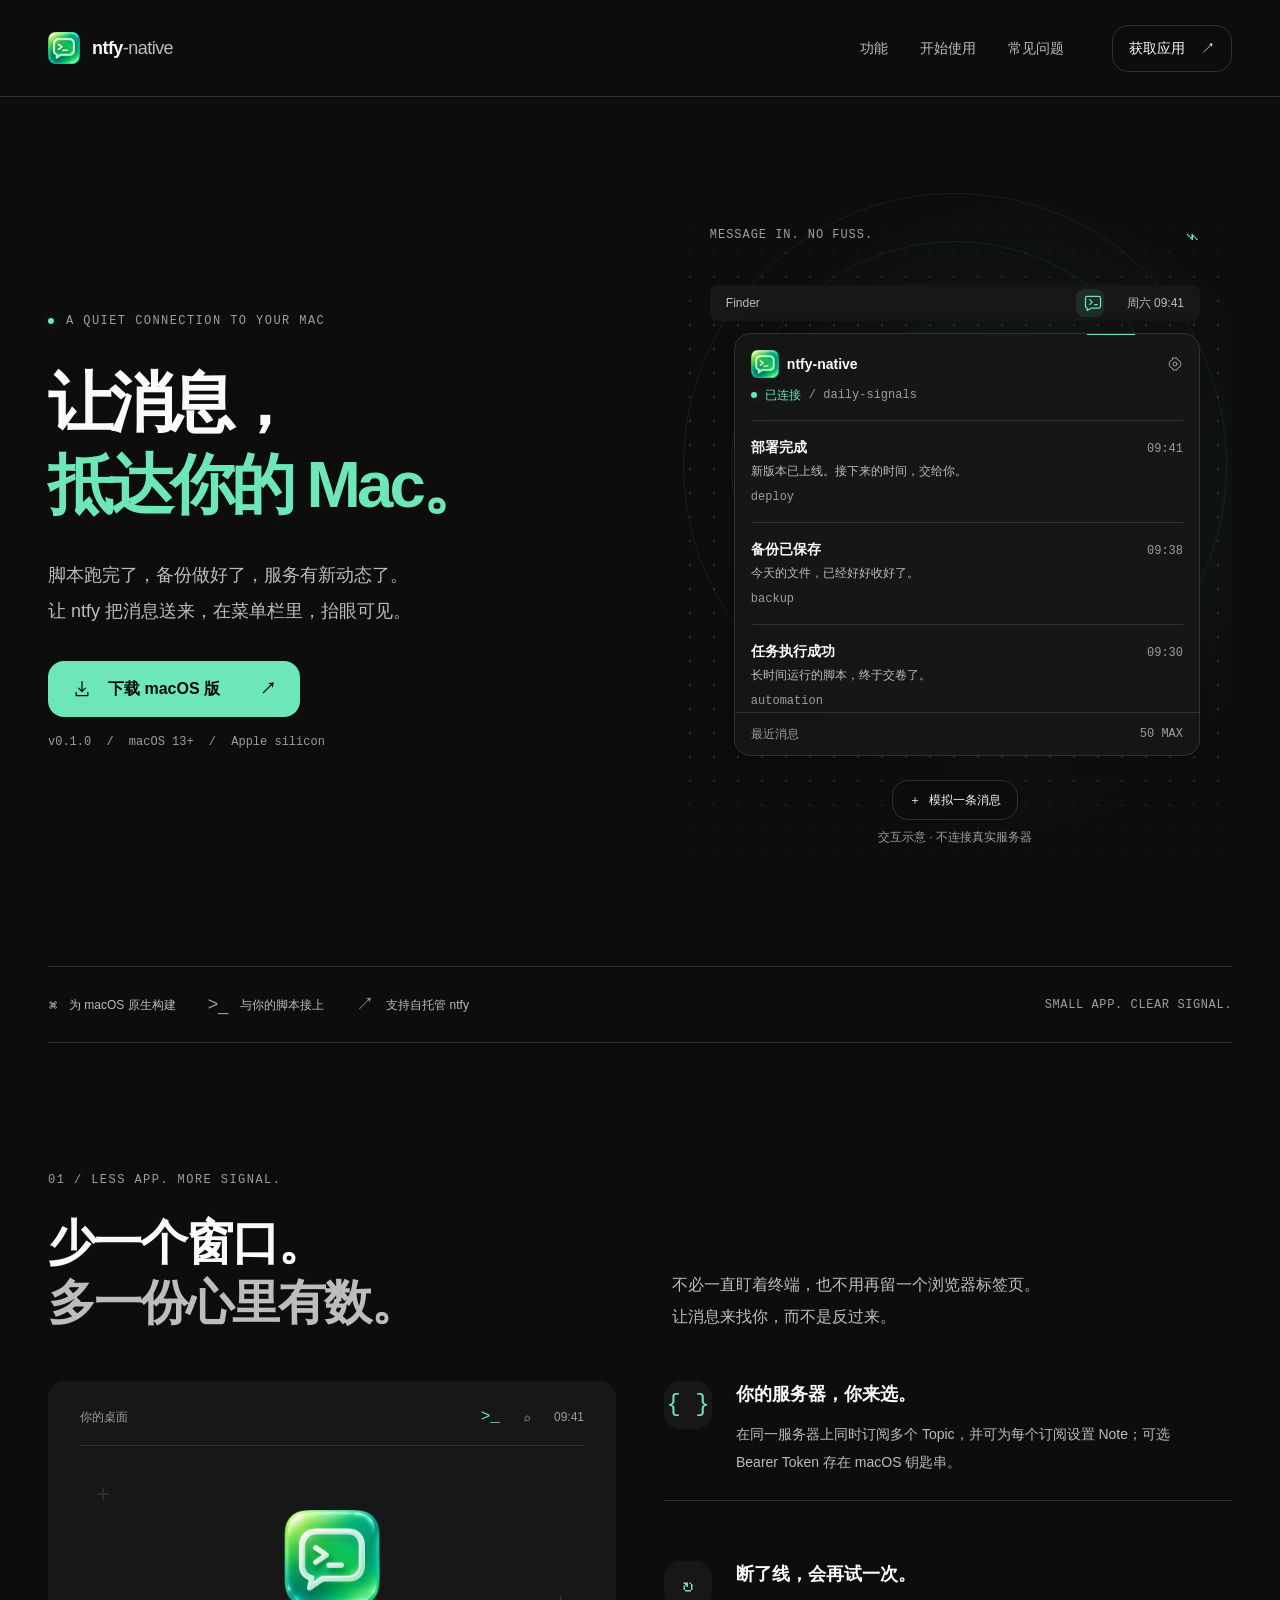
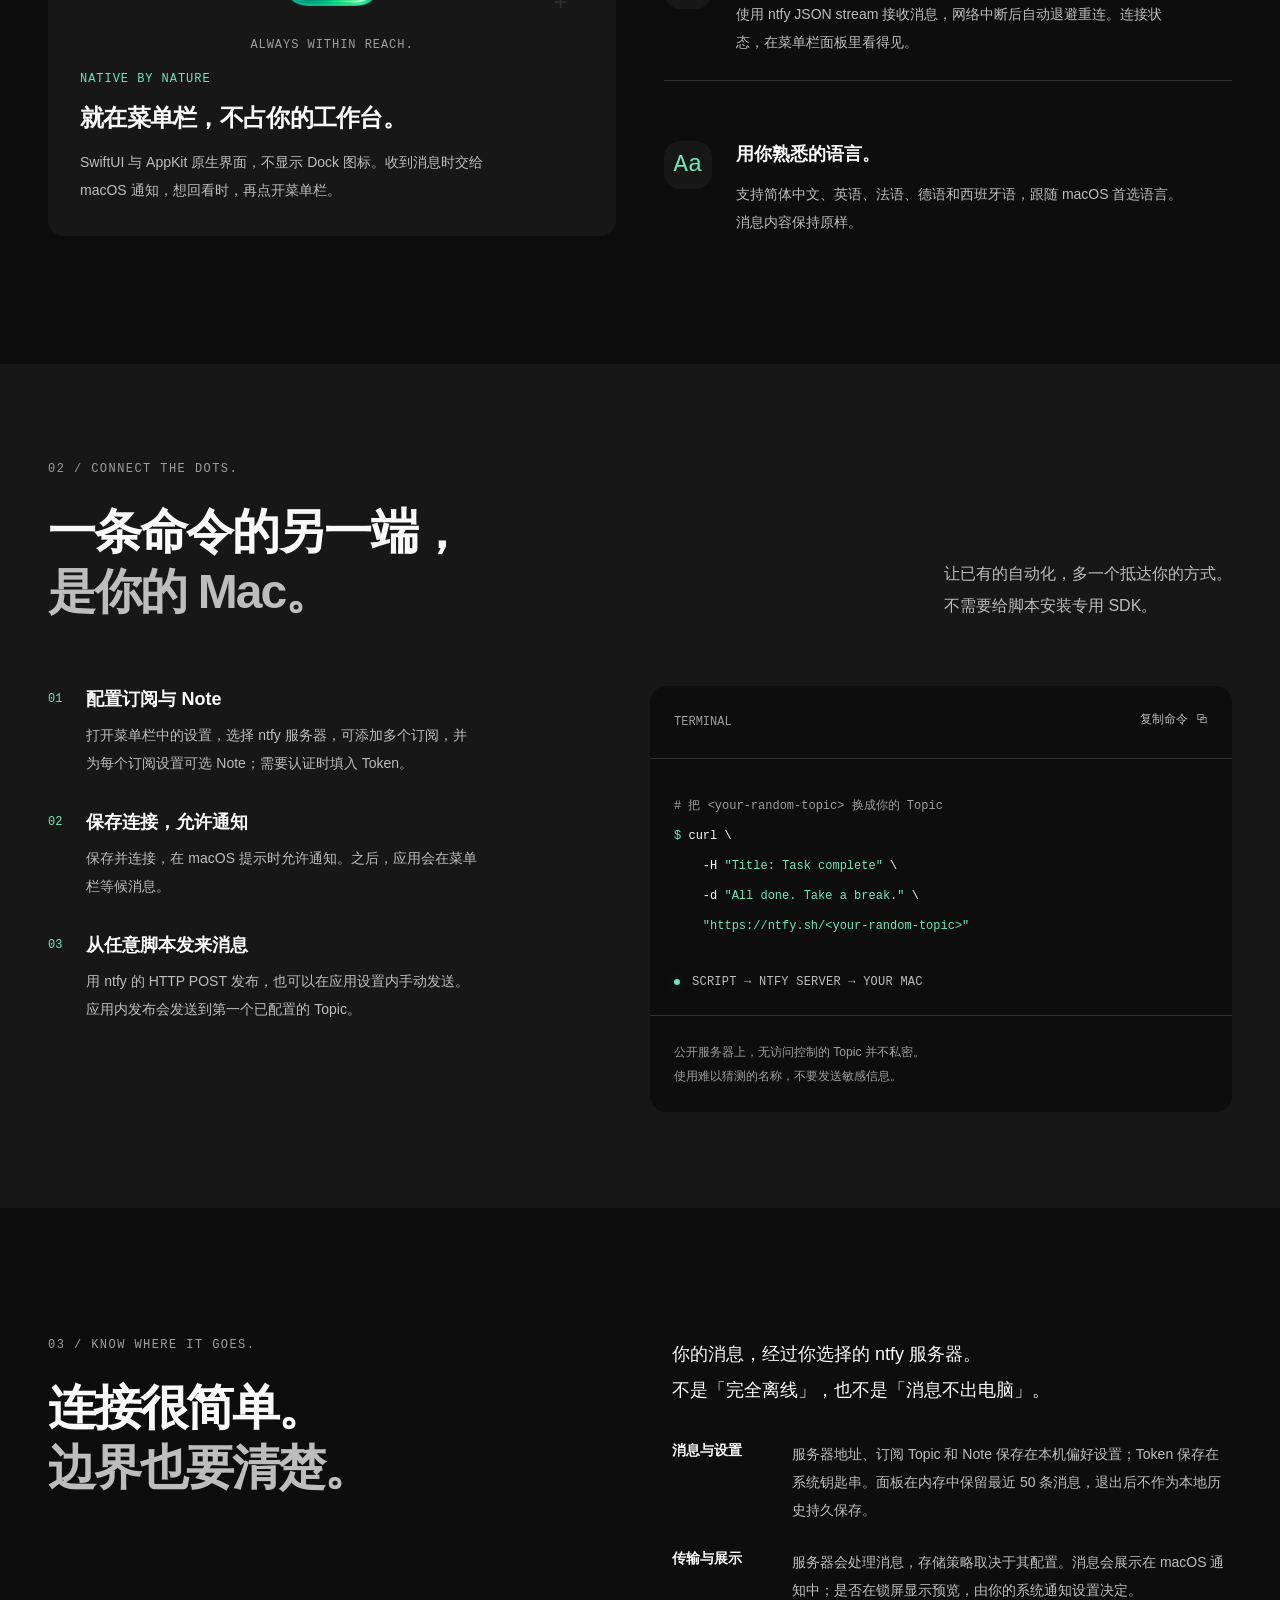
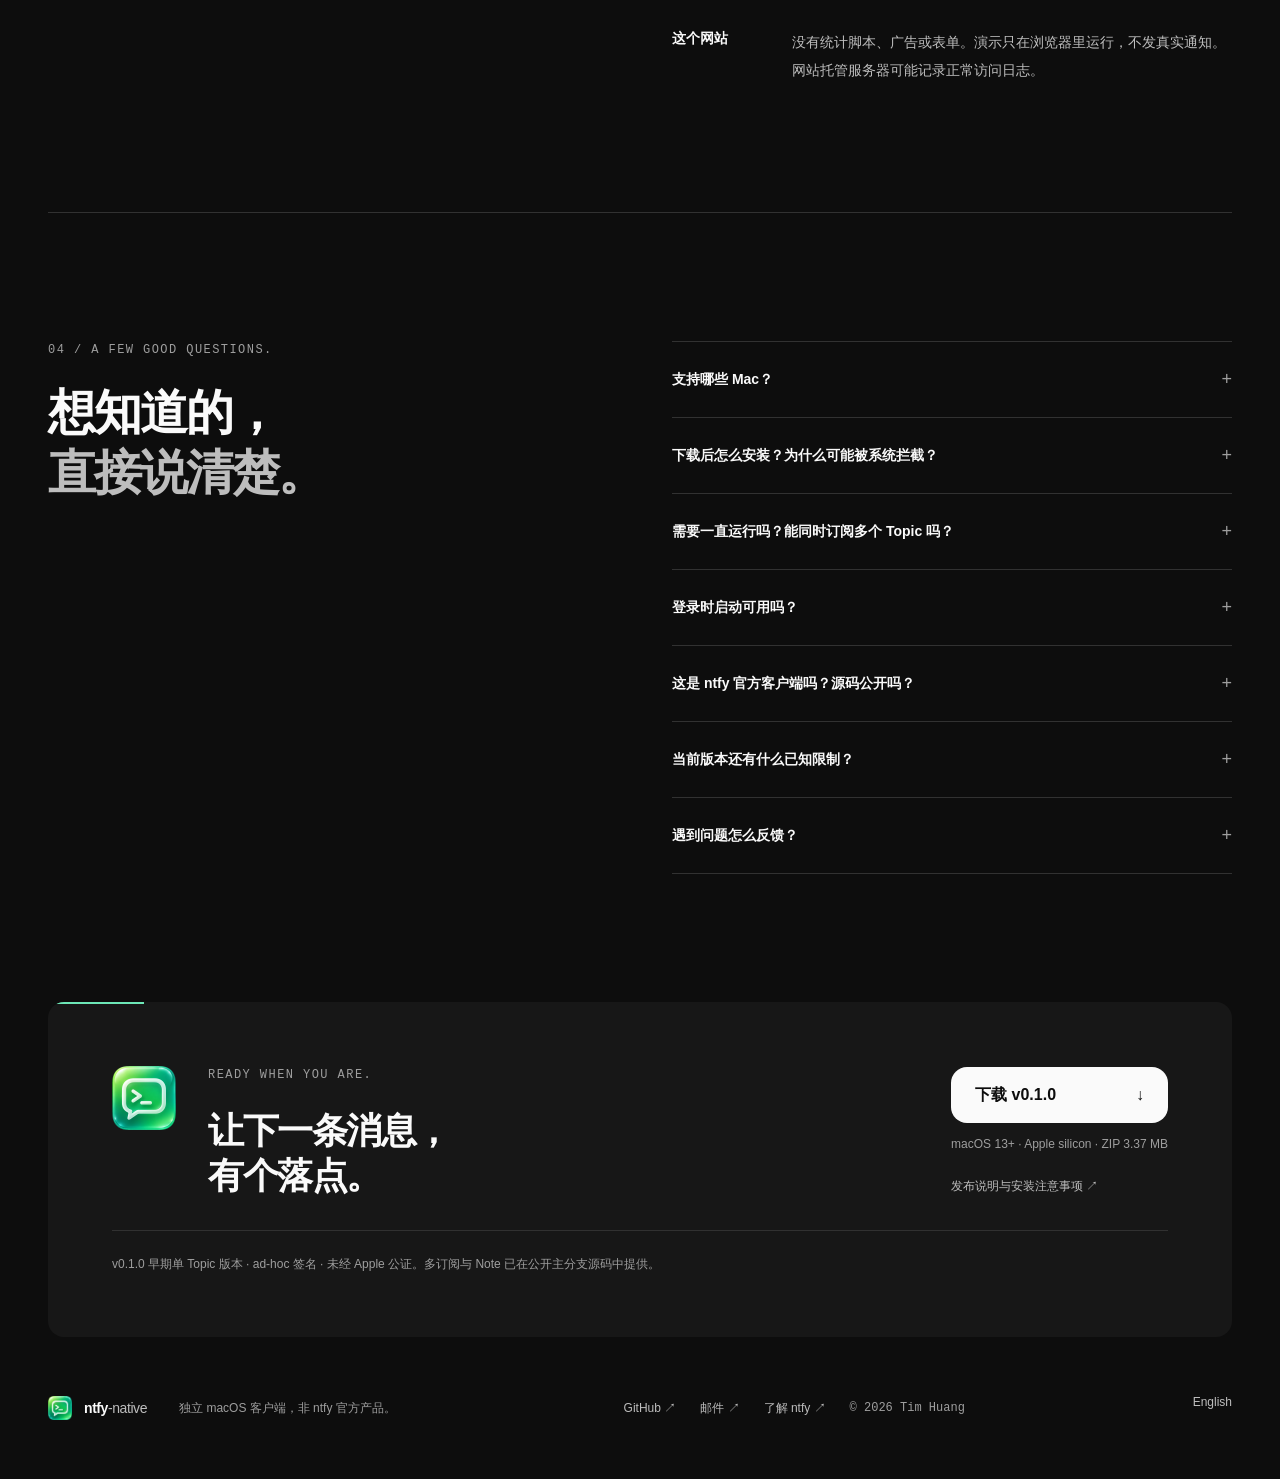
<file: site/index.html>
<!doctype html>
<!--
设计约束：先以灰阶建立层级，再加入品牌薄荷绿。
主要：产品定位与下载入口；次要：本地交互演示、功能与设置步骤；三级：版本、数据边界与限制。
唯一实心主行动：下载 macOS 版。演示按钮、导航、发布说明均为次要行动。
Tokens：石墨 950/900/800，正文 100/300/400，品牌 500；字号 12/14/16/18/24/36/48/72；
间距 4/8/12/16/24/32/48/64/96/128；字重 400/600；统一 16px 圆角。
产品演示是 HTML 示意，不是真实截图，不发送任何网络消息。
-->
<html lang="zh-CN">
<head>
  <meta charset="utf-8">
  <meta name="viewport" content="width=device-width, initial-scale=1">
  <meta name="color-scheme" content="dark">
  <meta name="theme-color" content="#0d0d0d">
  <title>ntfy-native — 让消息，抵达你的 Mac。</title>
  <meta name="description" content="轻量、原生的 macOS 菜单栏 ntfy 客户端。可同时订阅多个 Topic，为每个订阅设置 Note，并接收系统通知。">
  <link rel="canonical" href="https://apps.timhuang.net/ntfy-native/">
  <link rel="alternate" hreflang="zh-Hans" href="https://apps.timhuang.net/ntfy-native/">
  <link rel="alternate" hreflang="en" href="https://apps.timhuang.net/ntfy-native/en/">
  <link rel="alternate" hreflang="x-default" href="https://apps.timhuang.net/ntfy-native/">
  <meta property="og:type" content="website">
  <meta property="og:locale" content="zh_CN">
  <meta property="og:title" content="ntfy-native — 让消息，抵达你的 Mac。">
  <meta property="og:description" content="一个安静待在菜单栏的原生 ntfy 客户端。你的服务器，你的消息。">
  <meta property="og:url" content="https://apps.timhuang.net/ntfy-native/">
  <meta property="og:image" content="https://apps.timhuang.net/ntfy-native/assets/app-icon.png">
  <link rel="icon" href="assets/app-icon.png" type="image/png">
  <link rel="stylesheet" href="assets/tokens.css">
  <link rel="stylesheet" href="assets/site.css">
  <script src="assets/site.js" defer></script>
</head>
<body>
  <a class="skip" href="#main">跳到正文</a>
  <header class="site-header">
    <div class="wrap header-inner">
      <a class="brand" href="#top" aria-label="ntfy-native 首页"><img src="assets/app-icon.png" width="32" height="32" alt=""><span>ntfy<span class="brand-suffix">-native</span></span></a>
      <nav aria-label="主导航"><a href="#features">功能</a><a href="#start">开始使用</a><a href="#faq">常见问题</a></nav>
      <a class="header-link" href="#download">获取应用 <span aria-hidden="true">↗</span></a>
    </div>
  </header>
  <main id="main">
    <section class="hero wrap" id="top" aria-labelledby="hero-title">
      <div class="hero-copy">
        <p class="eyebrow"><span class="status-dot" aria-hidden="true"></span> A QUIET CONNECTION TO YOUR MAC</p>
        <h1 id="hero-title">让消息，<br><span>抵达你的 Mac。</span></h1>
        <p class="hero-lead">脚本跑完了，备份做好了，服务有新动态了。<br class="desktop-break">让 ntfy 把消息送来，在菜单栏里，抬眼可见。</p>
        <a class="button primary" href="#download"><svg viewBox="0 0 24 24" aria-hidden="true"><path d="M12 3v12m-4-4 4 4 4-4M5 16v4h14v-4"/></svg>下载 macOS 版<span aria-hidden="true">↗</span></a>
        <p class="hero-meta">v0.1.0 <span> / </span> macOS 13+ <span> / </span> Apple silicon</p>
      </div>
      <div class="signal-stage" aria-label="消息抵达菜单栏的交互示意">
        <div class="stage-grid" aria-hidden="true"></div>
        <div class="signal-orbit orbit-one" aria-hidden="true"></div><div class="signal-orbit orbit-two" aria-hidden="true"></div>
        <div class="stage-topline"><span class="mono">MESSAGE IN. NO FUSS.</span><span class="stage-corner" aria-hidden="true">⌁</span></div>
        <div class="mac-menu" aria-hidden="true"><span>Finder</span><div><svg viewBox="0 0 24 24"><path d="M5 4h14a2 2 0 0 1 2 2v10a2 2 0 0 1-2 2h-9l-5 3v-3H5a2 2 0 0 1-2-2V6a2 2 0 0 1 2-2Zm3 4 3 3-3 3m6 0h3"/></svg><span>周六 09:41</span></div></div>
        <div class="demo-panel">
          <div class="panel-heading"><div class="panel-brand"><img src="assets/app-icon.png" width="28" height="28" alt=""><strong>ntfy-native</strong></div><svg class="settings-icon" viewBox="0 0 24 24" aria-hidden="true"><path d="M9 3h6l1 3 3 1 2 5-2 5-3 1-1 3H9l-1-3-3-1-2-5 2-5 3-1 1-3Z"/><circle cx="12" cy="12" r="3"/></svg></div>
          <div class="connection"><span class="status-dot" aria-hidden="true"></span>已连接 <span class="mono">/ daily-signals</span></div>
          <div class="message-list" id="demo-messages" role="log" aria-label="示例消息" aria-live="polite" aria-relevant="additions">
            <article class="message"><div><h3>部署完成</h3><time>09:41</time></div><p>新版本已上线。接下来的时间，交给你。</p><span class="message-tag mono">deploy</span></article>
            <article class="message"><div><h3>备份已保存</h3><time>09:38</time></div><p>今天的文件，已经好好收好了。</p><span class="message-tag mono">backup</span></article>
            <article class="message"><div><h3>任务执行成功</h3><time>09:30</time></div><p>长时间运行的脚本，终于交卷了。</p><span class="message-tag mono">automation</span></article>
          </div>
          <div class="panel-footer"><span>最近消息</span><span class="mono">50 MAX</span></div>
        </div>
        <div class="demo-controls"><button class="demo-send" id="demo-send" type="button"><span aria-hidden="true">＋</span> 模拟一条消息</button><p id="demo-status" role="status">交互示意 · 不连接真实服务器</p></div>
      </div>
    </section>
    <div class="spec-strip wrap" aria-label="产品特点"><span><span class="spec-mark" aria-hidden="true">⌘</span> 为 macOS 原生构建</span><span><span class="spec-mark" aria-hidden="true">&gt;_</span> 与你的脚本接上</span><span><span class="spec-mark" aria-hidden="true">↗</span> 支持自托管 ntfy</span><span class="mono strip-end">SMALL APP. CLEAR SIGNAL.</span></div>

    <section class="section wrap" id="features" aria-labelledby="features-title">
      <div class="section-heading"><p class="eyebrow">01 / LESS APP. MORE SIGNAL.</p><h2 id="features-title">少一个窗口。<br><span class="soft">多一份心里有数。</span></h2><p>不必一直盯着终端，也不用再留一个浏览器标签页。<br>让消息来找你，而不是反过来。</p></div>
      <div class="feature-layout">
        <article class="feature-main"><div class="mini-menu" aria-hidden="true"><span>你的桌面</span><span class="menu-symbol">&gt;_</span><span>⌕</span><span>09:41</span></div><div class="feature-art" aria-hidden="true"><span class="crosshair cross-one">+</span><img src="assets/app-icon.png" width="96" height="96" alt="" loading="lazy"><span class="crosshair cross-two">+</span><span class="mono art-caption">ALWAYS WITHIN REACH.</span></div><div><p class="feature-label mono">NATIVE BY NATURE</p><h3>就在菜单栏，不占你的工作台。</h3><p>SwiftUI 与 AppKit 原生界面，不显示 Dock 图标。收到消息时交给 macOS 通知，想回看时，再点开菜单栏。</p></div></article>
        <div class="feature-stack"><article class="feature-small"><span class="feature-icon mono" aria-hidden="true">{ }</span><div><h3>你的服务器，你来选。</h3><p>在同一服务器上同时订阅多个 Topic，并可为每个订阅设置 Note；可选 Bearer Token 存在 macOS 钥匙串。</p></div></article><article class="feature-small"><span class="feature-icon" aria-hidden="true">↻</span><div><h3>断了线，会再试一次。</h3><p>使用 ntfy JSON stream 接收消息，网络中断后自动退避重连。连接状态，在菜单栏面板里看得见。</p></div></article><article class="feature-small"><span class="feature-icon mono" aria-hidden="true">Aa</span><div><h3>用你熟悉的语言。</h3><p>支持简体中文、英语、法语、德语和西班牙语，跟随 macOS 首选语言。消息内容保持原样。</p></div></article></div>
      </div>
    </section>

    <section class="workflow-section" id="start" aria-labelledby="start-title"><div class="wrap">
      <div class="workflow-head"><div><p class="eyebrow">02 / CONNECT THE DOTS.</p><h2 id="start-title">一条命令的另一端，<br><span class="soft">是你的 Mac。</span></h2></div><p>让已有的自动化，多一个抵达你的方式。<br>不需要给脚本安装专用 SDK。</p></div>
       <div class="workflow-grid"><ol class="setup-steps"><li><span class="step-no mono">01</span><div><h3>配置订阅与 Note</h3><p>打开菜单栏中的设置，选择 ntfy 服务器，可添加多个订阅，并为每个订阅设置可选 Note；需要认证时填入 Token。</p></div></li><li><span class="step-no mono">02</span><div><h3>保存连接，允许通知</h3><p>保存并连接，在 macOS 提示时允许通知。之后，应用会在菜单栏等候消息。</p></div></li><li><span class="step-no mono">03</span><div><h3>从任意脚本发来消息</h3><p>用 ntfy 的 HTTP POST 发布，也可以在应用设置内手动发送。应用内发布会发送到第一个已配置的 Topic。</p></div></li></ol>
      <div class="terminal"><div class="terminal-head"><span class="mono">TERMINAL</span><button id="copy-command" type="button">复制命令 <span aria-hidden="true">⧉</span></button></div><pre><code id="curl-command"><span class="code-comment"># 把 &lt;your-random-topic&gt; 换成你的 Topic</span>
<span class="code-prompt">$</span> curl \
    -H <span class="code-string">"Title: Task complete"</span> \
    -d <span class="code-string">"All done. Take a break."</span> \
    <span class="code-string">"https://ntfy.sh/&lt;your-random-topic&gt;"</span></code></pre><div class="terminal-result"><span class="status-dot" aria-hidden="true"></span><span class="mono">SCRIPT → NTFY SERVER → YOUR MAC</span></div><p class="terminal-note">公开服务器上，无访问控制的 Topic 并不私密。<br>使用难以猜测的名称，不要发送敏感信息。</p><p class="copy-status" id="copy-status" role="status"></p></div></div>
    </div></section>

    <section class="section wrap data-section" aria-labelledby="data-title"><div><p class="eyebrow">03 / KNOW WHERE IT GOES.</p><h2 id="data-title">连接很简单。<br><span class="soft">边界也要清楚。</span></h2></div><div class="data-copy"><p class="data-lead">你的消息，经过你选择的 ntfy 服务器。<br>不是「完全离线」，也不是「消息不出电脑」。</p><div class="data-row"><h3>消息与设置</h3><p>服务器地址、订阅 Topic 和 Note 保存在本机偏好设置；Token 保存在系统钥匙串。面板在内存中保留最近 50 条消息，退出后不作为本地历史持久保存。</p></div><div class="data-row"><h3>传输与展示</h3><p>服务器会处理消息，存储策略取决于其配置。消息会展示在 macOS 通知中；是否在锁屏显示预览，由你的系统通知设置决定。</p></div><div class="data-row"><h3>这个网站</h3><p>没有统计脚本、广告或表单。演示只在浏览器里运行，不发真实通知。网站托管服务器可能记录正常访问日志。</p></div></div></section>

    <section class="section wrap faq-section" id="faq" aria-labelledby="faq-title"><div><p class="eyebrow">04 / A FEW GOOD QUESTIONS.</p><h2 id="faq-title">想知道的，<br><span class="soft">直接说清楚。</span></h2></div><div class="faq-list">
      <details><summary>支持哪些 Mac？<span aria-hidden="true">+</span></summary><p>当前 v0.1.0 安装包适用于 Apple silicon（M 系列芯片）的 Mac，需要 macOS 13 或更新版本。目前没有提供 Intel、Windows 或 Linux 安装包。</p></details>
      <details><summary>下载后怎么安装？为什么可能被系统拦截？<span aria-hidden="true">+</span></summary><p>解压 ZIP，将 ntfy-native-0.1.0.app 移入「应用程序」，然后打开。当前版本仅有 ad-hoc 签名，尚未通过 Apple Developer ID 签名与公证，macOS 可能阻止首次打开。请先确认下载来源，再按系统提示在「系统设置 → 隐私与安全性」中批准。不要为了安装关闭系统安全保护。</p></details>
      <details><summary>需要一直运行吗？能同时订阅多个 Topic 吗？<span aria-hidden="true">+</span></summary><p>接收消息需要应用保持运行并连接网络，Mac 睡眠时不承诺实时送达。当前主分支源码支持在同一服务器和 Token 下同时订阅多个 Topic，并为每个订阅设置可选 Note；主面板以 Note 代替 Topic 名称显示。注意：当前 v0.1.0 下载包早于此功能，仍一次订阅一个 Topic；构建主分支源码即可使用多订阅功能。菜单栏面板显示最近 50 条，不是完整的通知归档工具。</p></details>
      <details><summary>登录时启动可用吗？<span aria-hidden="true">+</span></summary><p>设置内提供登录时启动开关，使用 macOS 原生 SMAppService。已验证本机注册、注销和状态持久化，但尚未实测注销或重启 Mac 后的真实登录启动，不把它作为已完成的端到端保证。</p></details>
      <details><summary>这是 ntfy 官方客户端吗？源码公开吗？<span aria-hidden="true">+</span></summary><p>不是。这是独立开发的 macOS 客户端，与 ntfy 官方没有隶属关系。<a href="https://github.com/Super-Console/ntfy-native" style="text-decoration:underline">应用源码已在 GitHub 公开</a>，采用 MIT 许可证。当前 v0.1.0 下载包仍是早期单 Topic 版本。</p></details>
      <details><summary>当前版本还有什么已知限制？<span aria-hidden="true">+</span></summary><p>这是早期版本。GitHub 上的 v0.1.0 安装包尚未包含多订阅与 Note；该功能已在公开主分支源码中。部分本机通知场景曾出现系统灰色占位图标，修复情况仍需进一步确认。尚未逐一验证其他 macOS 版本；Liquid Glass 使用 macOS 26+ 原生材质，旧系统使用原生材质回退。</p></details>
      <details><summary>遇到问题怎么反馈？<span aria-hidden="true">+</span></summary><p>优先在 <a href="https://github.com/Super-Console/ntfy-native/issues" style="text-decoration:underline">GitHub 提 Issue</a>，写清系统版本和复现步骤；也可以发邮件到 <a href="mailto:tim@timhuang.net" style="text-decoration:underline">tim@timhuang.net</a>。</p></details>
    </div></section>

    <section class="download-section wrap" id="download" aria-labelledby="download-title"><div class="download-heading"><img src="assets/app-icon.png" width="64" height="64" alt="" loading="lazy"><div><p class="eyebrow">READY WHEN YOU ARE.</p><h2 id="download-title">让下一条消息，<br>有个落点。</h2></div></div><div class="download-actions"><a class="button download-button" href="https://github.com/Super-Console/ntfy-native/releases/download/v0.1.0/ntfy-native-0.1.0-macos.zip">下载 v0.1.0 <span aria-hidden="true">↓</span></a><p>macOS 13+ · Apple silicon · ZIP 3.37 MB</p><a class="release-link" href="https://github.com/Super-Console/ntfy-native/releases/tag/v0.1.0">发布说明与安装注意事项 <span aria-hidden="true">↗</span></a></div><p class="download-notice">v0.1.0 早期单 Topic 版本 · ad-hoc 签名 · 未经 Apple 公证。多订阅与 Note 已在公开主分支源码中提供。</p></section>
  </main>
  <footer class="wrap site-footer"><a class="brand" href="#top"><img src="assets/app-icon.png" width="24" height="24" alt=""><span>ntfy<span class="brand-suffix">-native</span></span></a><p>独立 macOS 客户端，非 ntfy 官方产品。</p><div><a href="https://github.com/Super-Console/ntfy-native">GitHub ↗</a><a href="mailto:tim@timhuang.net">邮件 ↗</a><a href="https://ntfy.sh/">了解 ntfy ↗</a><span class="mono">© 2026 Tim Huang</span></div><div style="text-align:center;padding:8px 0 20px;font-size:12px"><a href="/ntfy-native/en/" data-language="en">English</a></div></footer>
<script>(function(){
  var match=document.cookie.match(/(?:^|;\s*)site_lang=(zh|en)(?:;|$)/);
  var saved=match?match[1]:null;
  var path=location.pathname;
  function browserDetect(){
    var langs=navigator.languages&&navigator.languages.length?navigator.languages:[navigator.language||""];
    for(var i=0;i<langs.length;i++){
      var language=String(langs[i]).toLowerCase();
      if(language.indexOf("zh")===0)return "zh";
      if(language.indexOf("en")===0)return "en";
    }
    return "zh";
  }
  function fromTrace(t){
    var c=(t.match(/(?:^|\n)loc=([A-Z]{2})/)||[])[1];
    if(!c)return null;
    return ["CN","HK","MO","TW"].indexOf(c)>=0?"zh":"en";
  }
  function apply(lang){
    if(path==="/ntfy-native/"&&lang==="en"){location.replace("/ntfy-native/en/");return;}
  }
  document.documentElement.lang=path.indexOf("/en/")!==-1?"en":"zh-CN";
  document.querySelectorAll("[data-language]").forEach(function(link){
    link.addEventListener("click",function(event){
      event.preventDefault();
      var lang=link.dataset.language;
      document.cookie="site_lang="+lang+"; Domain=.timhuang.net; Path=/; Max-Age=31536000; SameSite=Lax";
      location.href=lang==="en"?"/ntfy-native/en/":"/ntfy-native/";
    });
  });
  if(path!=="/ntfy-native/")return;
  if(saved){apply(saved);return;}
  if(!(window.fetch&&window.Promise&&window.Promise.race)){apply(browserDetect());return;}
  Promise.race([
    fetch('/cdn-cgi/trace',{cache:'no-store'}).then(function(r){return r.text();}).then(fromTrace).catch(function(){return null;}),
    new Promise(function(res){setTimeout(function(){res(null);},1200);})
  ]).then(function(lang){apply(lang||browserDetect());});
})();</script>
</body>
</html>
</file>
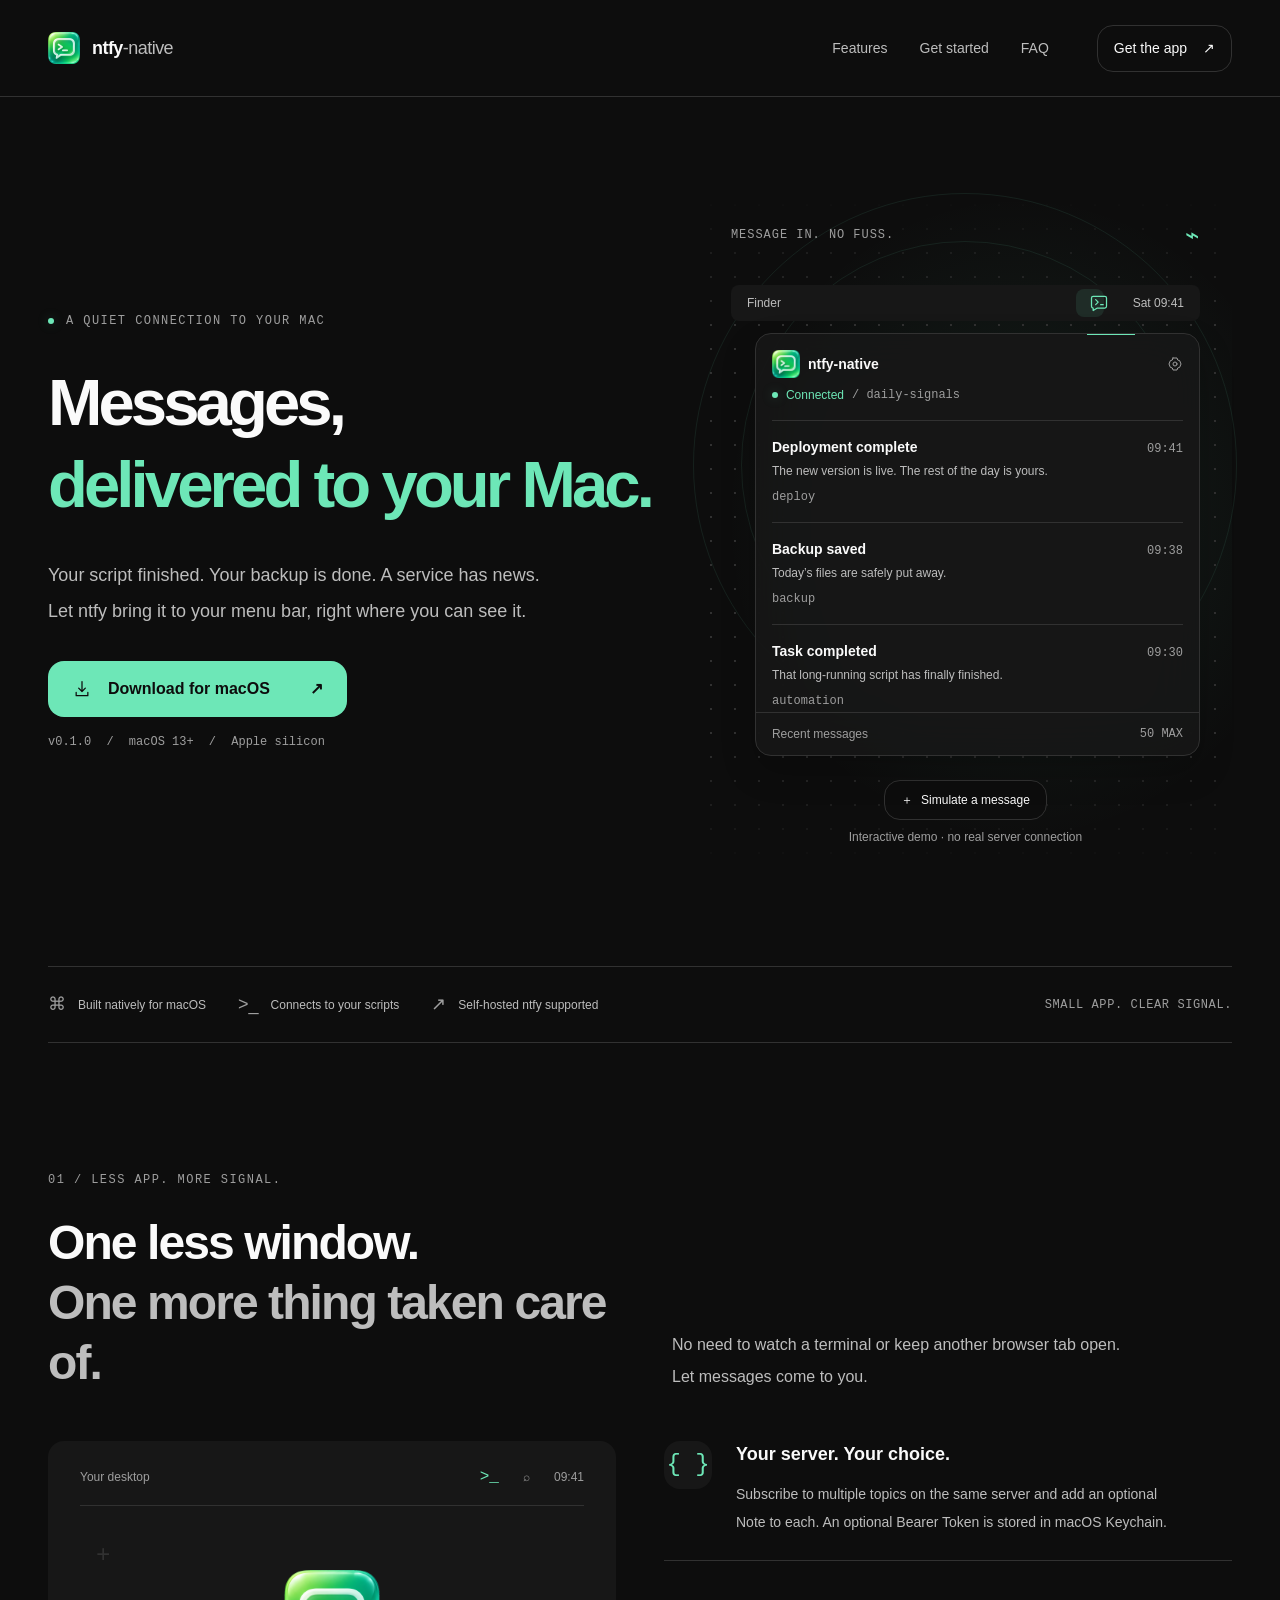
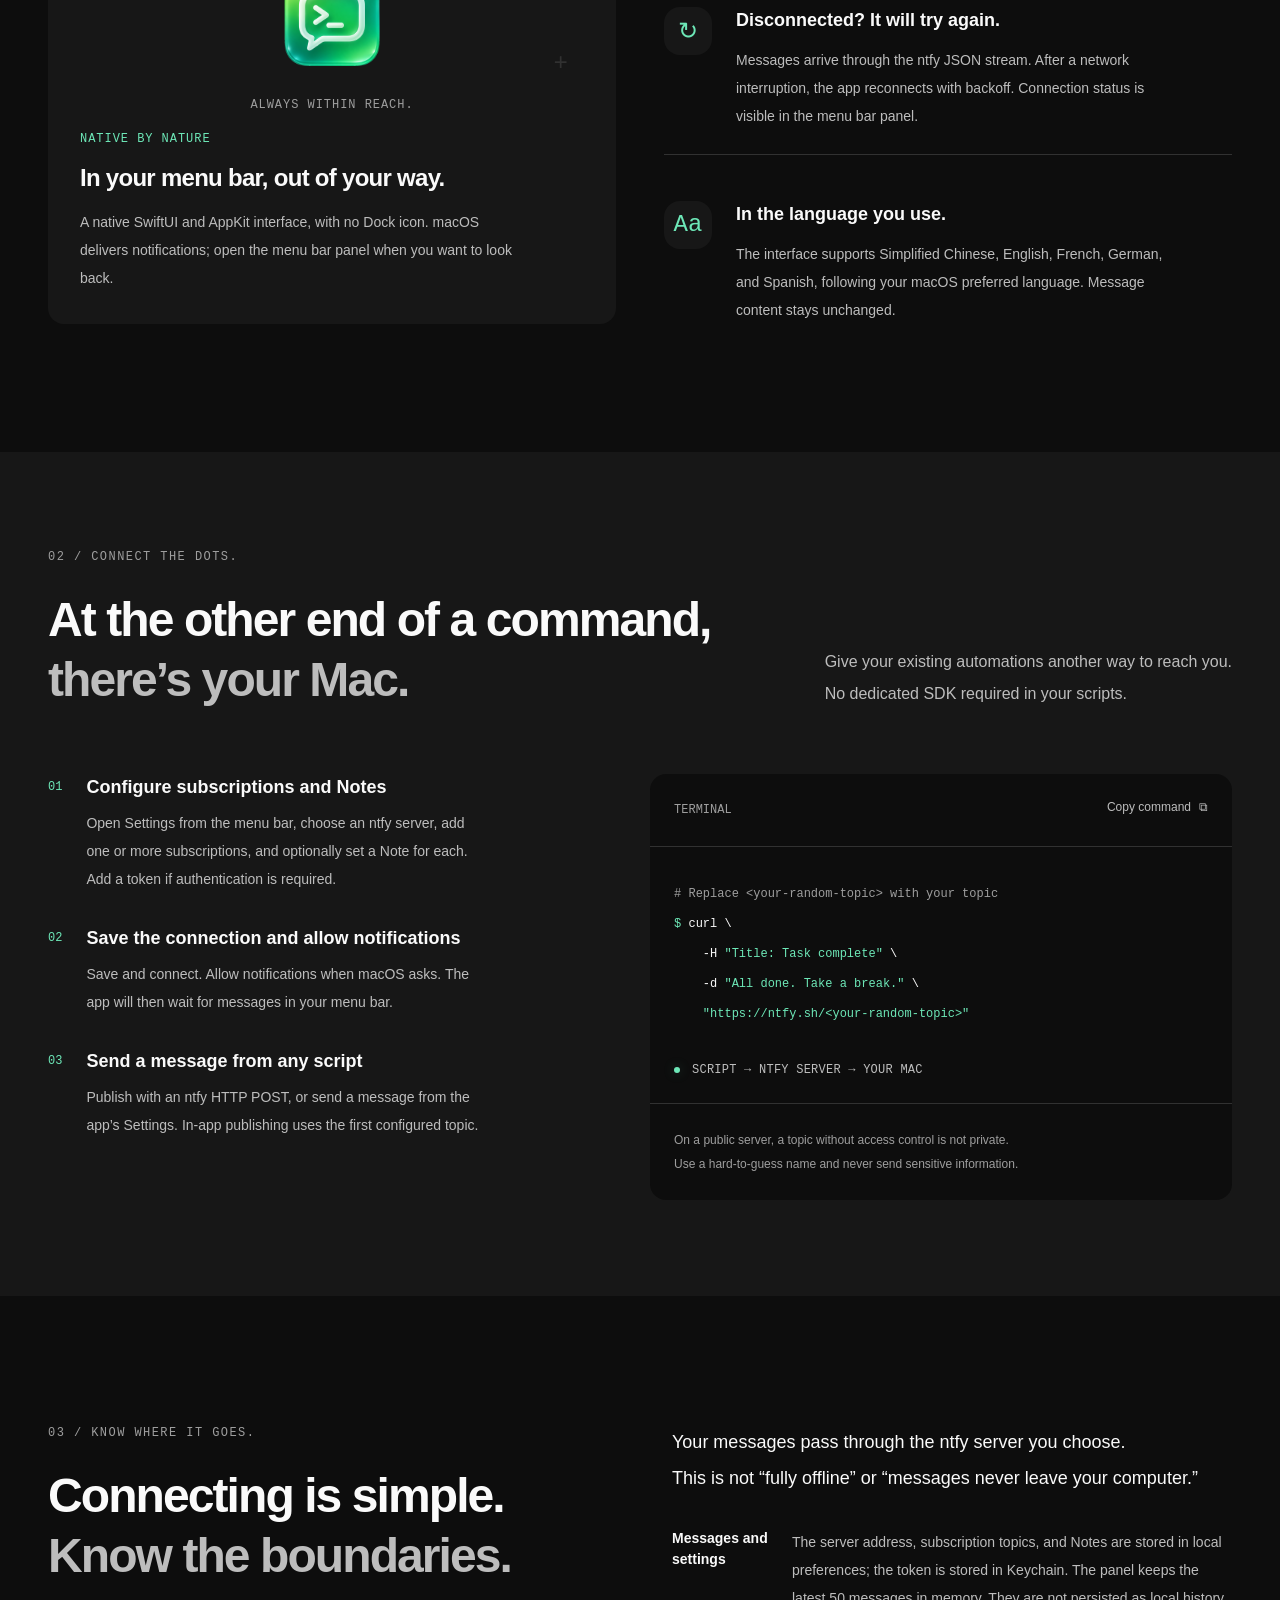
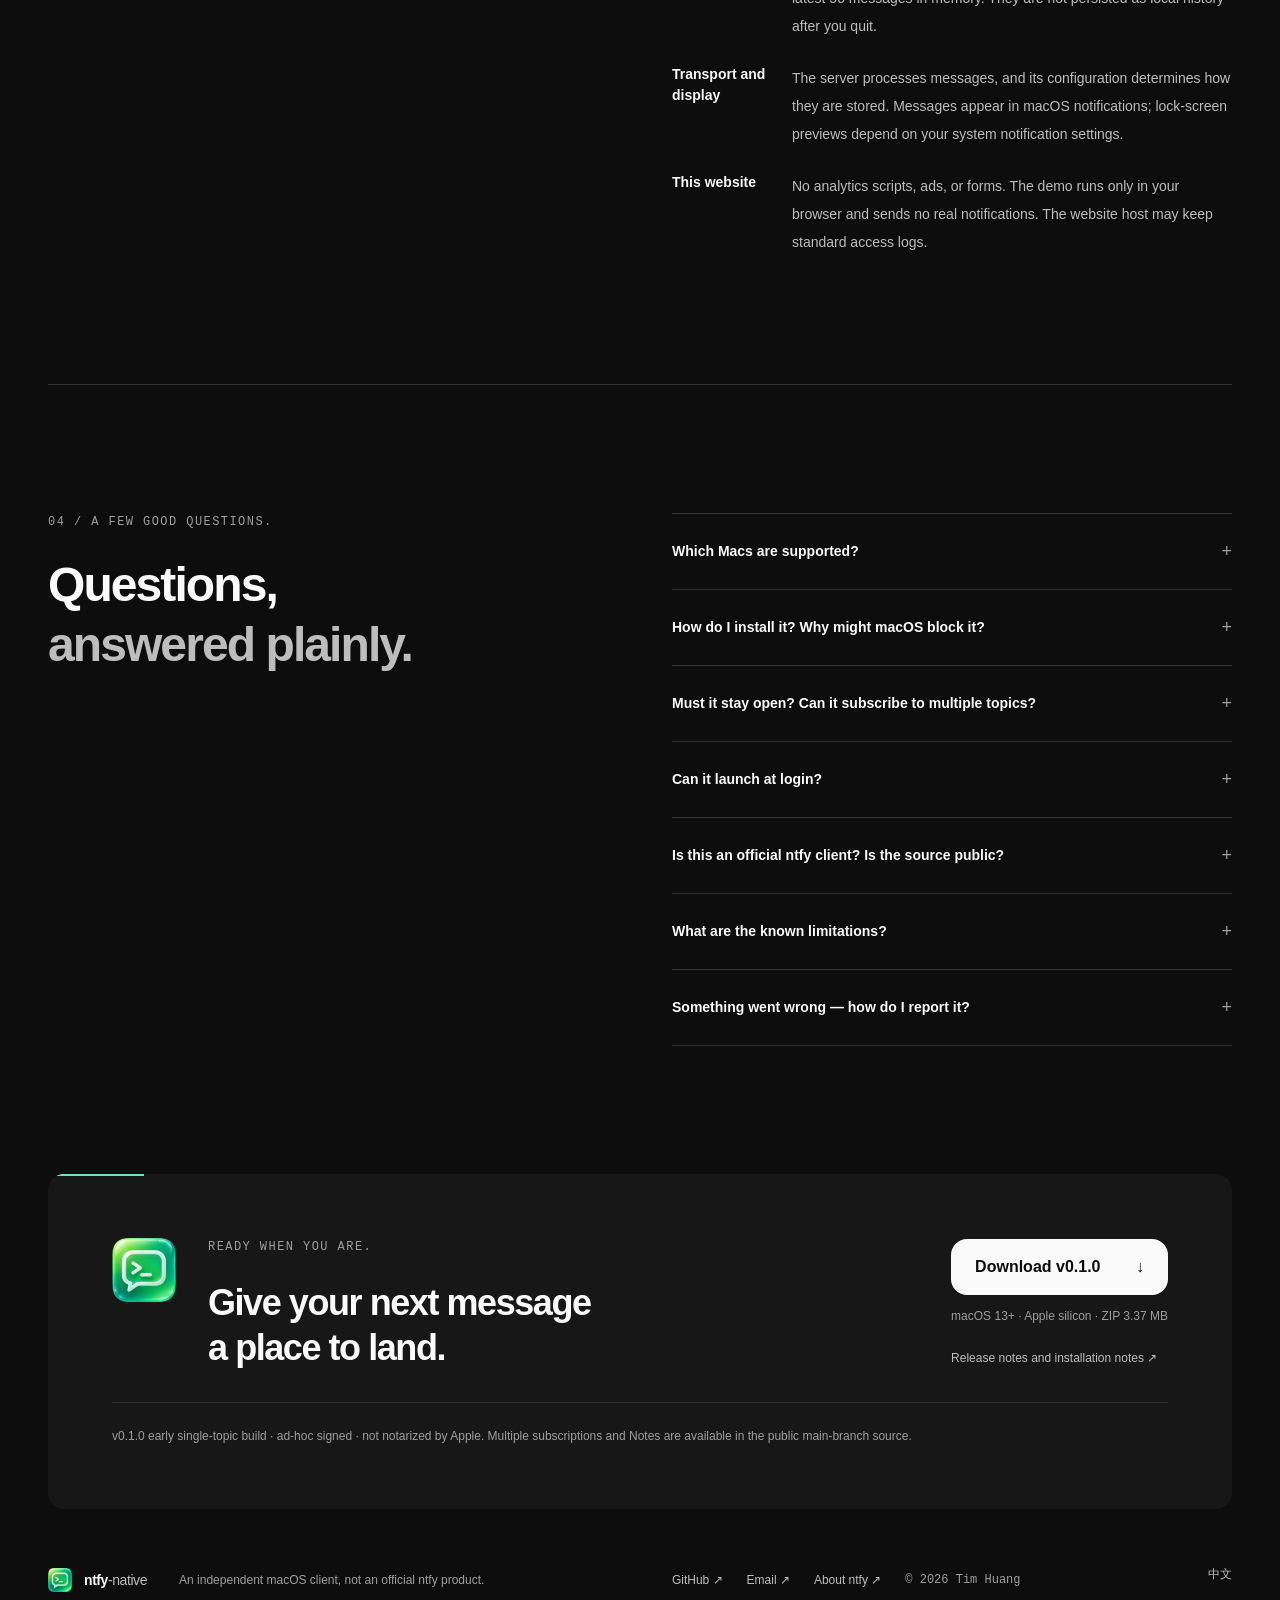
<file: site/en/index.html>
<!doctype html>
<!--
设计约束：先以灰阶建立层级，再加入品牌薄荷绿。
主要：产品定位与下载入口；次要：本地交互演示、功能与设置步骤；三级：版本、数据边界与限制。
Primary action: download for macOS. Demo controls, navigation, and release notes are secondary actions.
Tokens：石墨 950/900/800，正文 100/300/400，品牌 500；字号 12/14/16/18/24/36/48/72；
间距 4/8/12/16/24/32/48/64/96/128；字重 400/600；统一 16px 圆角。
The product demo is an HTML illustration, not a real screenshot, and sends no network messages.
-->
<html lang="en">
<head>
  <meta charset="utf-8">
  <meta name="viewport" content="width=device-width, initial-scale=1">
  <meta name="color-scheme" content="dark">
  <meta name="theme-color" content="#0d0d0d">
  <title>ntfy-native — Messages, delivered to your Mac.</title>
  <meta name="description" content="A lightweight, native macOS menu bar client for ntfy. Subscribe to multiple topics, add a Note to each subscription, and receive system notifications.">
  <link rel="canonical" href="https://apps.timhuang.net/ntfy-native/en/">
  <link rel="alternate" hreflang="zh-Hans" href="https://apps.timhuang.net/ntfy-native/">
  <link rel="alternate" hreflang="en" href="https://apps.timhuang.net/ntfy-native/en/">
  <link rel="alternate" hreflang="x-default" href="https://apps.timhuang.net/ntfy-native/">
  <meta property="og:type" content="website">
  <meta property="og:locale" content="en_US">
  <meta property="og:title" content="ntfy-native — Messages, delivered to your Mac.">
  <meta property="og:description" content="A native ntfy client that stays quietly in your menu bar. Your server, your messages.">
  <meta property="og:url" content="https://apps.timhuang.net/ntfy-native/en/">
  <meta property="og:image" content="https://apps.timhuang.net/ntfy-native/assets/app-icon.png">
  <link rel="icon" href="../assets/app-icon.png" type="image/png">
  <link rel="stylesheet" href="../assets/tokens.css">
  <link rel="stylesheet" href="../assets/site.css">
  <script src="../assets/site.js" defer></script>
</head>
<body>
  <a class="skip" href="#main">Skip to content</a>
  <header class="site-header">
    <div class="wrap header-inner">
      <a class="brand" href="#top" aria-label="ntfy-native home"><img src="../assets/app-icon.png" width="32" height="32" alt=""><span>ntfy<span class="brand-suffix">-native</span></span></a>
      <nav aria-label="Main navigation"><a href="#features">Features</a><a href="#start">Get started</a><a href="#faq">FAQ</a></nav>
      <a class="header-link" href="#download">Get the app <span aria-hidden="true">↗</span></a>
    </div>
  </header>
  <main id="main">
    <section class="hero wrap" id="top" aria-labelledby="hero-title">
      <div class="hero-copy">
        <p class="eyebrow"><span class="status-dot" aria-hidden="true"></span> A QUIET CONNECTION TO YOUR MAC</p>
        <h1 id="hero-title">Messages,<br><span>delivered to your Mac.</span></h1>
        <p class="hero-lead">Your script finished. Your backup is done. A service has news.<br class="desktop-break">Let ntfy bring it to your menu bar, right where you can see it.</p>
        <a class="button primary" href="#download"><svg viewBox="0 0 24 24" aria-hidden="true"><path d="M12 3v12m-4-4 4 4 4-4M5 16v4h14v-4"/></svg>Download for macOS<span aria-hidden="true">↗</span></a>
        <p class="hero-meta">v0.1.0 <span> / </span> macOS 13+ <span> / </span> Apple silicon</p>
      </div>
      <div class="signal-stage" aria-label="Interactive demo of messages arriving in the menu bar">
        <div class="stage-grid" aria-hidden="true"></div>
        <div class="signal-orbit orbit-one" aria-hidden="true"></div><div class="signal-orbit orbit-two" aria-hidden="true"></div>
        <div class="stage-topline"><span class="mono">MESSAGE IN. NO FUSS.</span><span class="stage-corner" aria-hidden="true">⌁</span></div>
        <div class="mac-menu" aria-hidden="true"><span>Finder</span><div><svg viewBox="0 0 24 24"><path d="M5 4h14a2 2 0 0 1 2 2v10a2 2 0 0 1-2 2h-9l-5 3v-3H5a2 2 0 0 1-2-2V6a2 2 0 0 1 2-2Zm3 4 3 3-3 3m6 0h3"/></svg><span>Sat 09:41</span></div></div>
        <div class="demo-panel">
          <div class="panel-heading"><div class="panel-brand"><img src="../assets/app-icon.png" width="28" height="28" alt=""><strong>ntfy-native</strong></div><svg class="settings-icon" viewBox="0 0 24 24" aria-hidden="true"><path d="M9 3h6l1 3 3 1 2 5-2 5-3 1-1 3H9l-1-3-3-1-2-5 2-5 3-1 1-3Z"/><circle cx="12" cy="12" r="3"/></svg></div>
          <div class="connection"><span class="status-dot" aria-hidden="true"></span>Connected <span class="mono">/ daily-signals</span></div>
          <div class="message-list" id="demo-messages" role="log" aria-label="Example messages" aria-live="polite" aria-relevant="additions">
            <article class="message"><div><h3>Deployment complete</h3><time>09:41</time></div><p>The new version is live. The rest of the day is yours.</p><span class="message-tag mono">deploy</span></article>
            <article class="message"><div><h3>Backup saved</h3><time>09:38</time></div><p>Today’s files are safely put away.</p><span class="message-tag mono">backup</span></article>
            <article class="message"><div><h3>Task completed</h3><time>09:30</time></div><p>That long-running script has finally finished.</p><span class="message-tag mono">automation</span></article>
          </div>
          <div class="panel-footer"><span>Recent messages</span><span class="mono">50 MAX</span></div>
        </div>
        <div class="demo-controls"><button class="demo-send" id="demo-send" type="button"><span aria-hidden="true">＋</span> Simulate a message</button><p id="demo-status" role="status">Interactive demo · no real server connection</p></div>
      </div>
    </section>
    <div class="spec-strip wrap" aria-label="Product features"><span><span class="spec-mark" aria-hidden="true">⌘</span> Built natively for macOS</span><span><span class="spec-mark" aria-hidden="true">&gt;_</span> Connects to your scripts</span><span><span class="spec-mark" aria-hidden="true">↗</span> Self-hosted ntfy supported</span><span class="mono strip-end">SMALL APP. CLEAR SIGNAL.</span></div>

    <section class="section wrap" id="features" aria-labelledby="features-title">
      <div class="section-heading"><p class="eyebrow">01 / LESS APP. MORE SIGNAL.</p><h2 id="features-title">One less window.<br><span class="soft">One more thing taken care of.</span></h2><p>No need to watch a terminal or keep another browser tab open.<br>Let messages come to you.</p></div>
      <div class="feature-layout">
        <article class="feature-main"><div class="mini-menu" aria-hidden="true"><span>Your desktop</span><span class="menu-symbol">&gt;_</span><span>⌕</span><span>09:41</span></div><div class="feature-art" aria-hidden="true"><span class="crosshair cross-one">+</span><img src="../assets/app-icon.png" width="96" height="96" alt="" loading="lazy"><span class="crosshair cross-two">+</span><span class="mono art-caption">ALWAYS WITHIN REACH.</span></div><div><p class="feature-label mono">NATIVE BY NATURE</p><h3>In your menu bar, out of your way.</h3><p>A native SwiftUI and AppKit interface, with no Dock icon. macOS delivers notifications; open the menu bar panel when you want to look back.</p></div></article>
         <div class="feature-stack"><article class="feature-small"><span class="feature-icon mono" aria-hidden="true">{ }</span><div><h3>Your server. Your choice.</h3><p>Subscribe to multiple topics on the same server and add an optional Note to each. An optional Bearer Token is stored in macOS Keychain.</p></div></article><article class="feature-small"><span class="feature-icon" aria-hidden="true">↻</span><div><h3>Disconnected? It will try again.</h3><p>Messages arrive through the ntfy JSON stream. After a network interruption, the app reconnects with backoff. Connection status is visible in the menu bar panel.</p></div></article><article class="feature-small"><span class="feature-icon mono" aria-hidden="true">Aa</span><div><h3>In the language you use.</h3><p>The interface supports Simplified Chinese, English, French, German, and Spanish, following your macOS preferred language. Message content stays unchanged.</p></div></article></div>
      </div>
    </section>

    <section class="workflow-section" id="start" aria-labelledby="start-title"><div class="wrap">
      <div class="workflow-head"><div><p class="eyebrow">02 / CONNECT THE DOTS.</p><h2 id="start-title">At the other end of a command,<br><span class="soft">there’s your Mac.</span></h2></div><p>Give your existing automations another way to reach you.<br>No dedicated SDK required in your scripts.</p></div>
       <div class="workflow-grid"><ol class="setup-steps"><li><span class="step-no mono">01</span><div><h3>Configure subscriptions and Notes</h3><p>Open Settings from the menu bar, choose an ntfy server, add one or more subscriptions, and optionally set a Note for each. Add a token if authentication is required.</p></div></li><li><span class="step-no mono">02</span><div><h3>Save the connection and allow notifications</h3><p>Save and connect. Allow notifications when macOS asks. The app will then wait for messages in your menu bar.</p></div></li><li><span class="step-no mono">03</span><div><h3>Send a message from any script</h3><p>Publish with an ntfy HTTP POST, or send a message from the app’s Settings. In-app publishing uses the first configured topic.</p></div></li></ol>
      <div class="terminal"><div class="terminal-head"><span class="mono">TERMINAL</span><button id="copy-command" type="button">Copy command <span aria-hidden="true">⧉</span></button></div><pre><code id="curl-command"><span class="code-comment"># Replace &lt;your-random-topic&gt; with your topic</span>
<span class="code-prompt">$</span> curl \
    -H <span class="code-string">"Title: Task complete"</span> \
    -d <span class="code-string">"All done. Take a break."</span> \
    <span class="code-string">"https://ntfy.sh/&lt;your-random-topic&gt;"</span></code></pre><div class="terminal-result"><span class="status-dot" aria-hidden="true"></span><span class="mono">SCRIPT → NTFY SERVER → YOUR MAC</span></div><p class="terminal-note">On a public server, a topic without access control is not private.<br>Use a hard-to-guess name and never send sensitive information.</p><p class="copy-status" id="copy-status" role="status"></p></div></div>
    </div></section>

     <section class="section wrap data-section" aria-labelledby="data-title"><div><p class="eyebrow">03 / KNOW WHERE IT GOES.</p><h2 id="data-title">Connecting is simple.<br><span class="soft">Know the boundaries.</span></h2></div><div class="data-copy"><p class="data-lead">Your messages pass through the ntfy server you choose.<br>This is not “fully offline” or “messages never leave your computer.”</p><div class="data-row"><h3>Messages and settings</h3><p>The server address, subscription topics, and Notes are stored in local preferences; the token is stored in Keychain. The panel keeps the latest 50 messages in memory. They are not persisted as local history after you quit.</p></div><div class="data-row"><h3>Transport and display</h3><p>The server processes messages, and its configuration determines how they are stored. Messages appear in macOS notifications; lock-screen previews depend on your system notification settings.</p></div><div class="data-row"><h3>This website</h3><p>No analytics scripts, ads, or forms. The demo runs only in your browser and sends no real notifications. The website host may keep standard access logs.</p></div></div></section>

    <section class="section wrap faq-section" id="faq" aria-labelledby="faq-title"><div><p class="eyebrow">04 / A FEW GOOD QUESTIONS.</p><h2 id="faq-title">Questions,<br><span class="soft">answered plainly.</span></h2></div><div class="faq-list">
      <details><summary>Which Macs are supported?<span aria-hidden="true">+</span></summary><p>The current v0.1.0 build supports Apple silicon (M-series) Macs running macOS 13 or later. There are no Intel, Windows, or Linux builds at this time.</p></details>
      <details><summary>How do I install it? Why might macOS block it?<span aria-hidden="true">+</span></summary><p>Unzip the download, move ntfy-native-0.1.0.app to Applications, then open it. This version is ad-hoc signed and has not been signed and notarized with an Apple Developer ID, so macOS may block the first launch. Verify the download source, then follow the prompt in System Settings → Privacy & Security. Do not disable system protections to install it.</p></details>
      <details><summary>Must it stay open? Can it subscribe to multiple topics?<span aria-hidden="true">+</span></summary><p>The app must be running and connected to receive messages. Real-time delivery is not guaranteed while your Mac sleeps. The current public source supports multiple topics on the same server and an optional Note for each subscription; the main panel uses the Note instead of showing topic names. The downloadable v0.1.0 app predates this feature and supports one topic; build the public main branch to use multiple subscriptions. The menu bar panel shows the latest 50 messages; it is not a full notification archive.</p></details>
      <details><summary>Can it launch at login?<span aria-hidden="true">+</span></summary><p>Settings includes a launch-at-login switch using macOS SMAppService. Local registration, unregistration, and state persistence have been verified, but launch after logging out or restarting has not yet been tested end to end.</p></details>
      <details><summary>Is this an official ntfy client? Is the source public?<span aria-hidden="true">+</span></summary><p>No. This is an independently developed macOS client and is not affiliated with the ntfy project. <a href="https://github.com/Super-Console/ntfy-native" style="text-decoration:underline">The application source is public on GitHub</a> under the MIT License. The downloadable v0.1.0 app is an earlier, single-topic build.</p></details>
      <details><summary>What are the known limitations?<span aria-hidden="true">+</span></summary><p>This is an early release. The GitHub v0.1.0 app does not yet include multiple subscriptions or Notes; those features are available in the public source. Some local notification scenarios previously showed a generic gray system icon; the fix still needs confirmation. Other macOS versions have not all been tested. Liquid Glass uses native materials on macOS 26 and later, with a native-material fallback on older systems.</p></details>
      <details><summary>Something went wrong — how do I report it?<span aria-hidden="true">+</span></summary><p>Please <a href="https://github.com/Super-Console/ntfy-native/issues" style="text-decoration:underline">open a GitHub issue</a> first — include your macOS version and steps to reproduce. You can also email <a href="mailto:tim@timhuang.net" style="text-decoration:underline">tim@timhuang.net</a>.</p></details>
    </div></section>

    <section class="download-section wrap" id="download" aria-labelledby="download-title"><div class="download-heading"><img src="../assets/app-icon.png" width="64" height="64" alt="" loading="lazy"><div><p class="eyebrow">READY WHEN YOU ARE.</p><h2 id="download-title">Give your next message<br>a place to land.</h2></div></div><div class="download-actions"><a class="button download-button" href="https://github.com/Super-Console/ntfy-native/releases/download/v0.1.0/ntfy-native-0.1.0-macos.zip">Download v0.1.0 <span aria-hidden="true">↓</span></a><p>macOS 13+ · Apple silicon · ZIP 3.37 MB</p><a class="release-link" href="https://github.com/Super-Console/ntfy-native/releases/tag/v0.1.0">Release notes and installation notes <span aria-hidden="true">↗</span></a></div><p class="download-notice">v0.1.0 early single-topic build · ad-hoc signed · not notarized by Apple. Multiple subscriptions and Notes are available in the public main-branch source.</p></section>
  </main>
    <footer class="wrap site-footer"><a class="brand" href="#top"><img src="../assets/app-icon.png" width="24" height="24" alt=""><span>ntfy<span class="brand-suffix">-native</span></span></a><p>An independent macOS client, not an official ntfy product.</p><div><a href="https://github.com/Super-Console/ntfy-native">GitHub ↗</a><a href="mailto:tim@timhuang.net">Email ↗</a><a href="https://ntfy.sh/">About ntfy ↗</a><span class="mono">© 2026 Tim Huang</span></div><div style="text-align:center;padding:8px 0 20px;font-size:12px"><a href="/ntfy-native/" data-language="zh">中文</a></div></footer>
<script>(function(){
  var match=document.cookie.match(/(?:^|;\s*)site_lang=(zh|en)(?:;|$)/);
  var saved=match?match[1]:null;
  var path=location.pathname;
  function browserDetect(){
    var langs=navigator.languages&&navigator.languages.length?navigator.languages:[navigator.language||""];
    for(var i=0;i<langs.length;i++){
      var language=String(langs[i]).toLowerCase();
      if(language.indexOf("zh")===0)return "zh";
      if(language.indexOf("en")===0)return "en";
    }
    return "zh";
  }
  function fromTrace(t){
    var c=(t.match(/(?:^|\n)loc=([A-Z]{2})/)||[])[1];
    if(!c)return null;
    return ["CN","HK","MO","TW"].indexOf(c)>=0?"zh":"en";
  }
  function apply(lang){
    if(path==="/ntfy-native/"&&lang==="en"){location.replace("/ntfy-native/en/");return;}
  }
  document.documentElement.lang=path.indexOf("/en/")!==-1?"en":"zh-CN";
  document.querySelectorAll("[data-language]").forEach(function(link){
    link.addEventListener("click",function(event){
      event.preventDefault();
      var lang=link.dataset.language;
      document.cookie="site_lang="+lang+"; Domain=.timhuang.net; Path=/; Max-Age=31536000; SameSite=Lax";
      location.href=lang==="en"?"/ntfy-native/en/":"/ntfy-native/";
    });
  });
  if(path!=="/ntfy-native/")return;
  if(saved){apply(saved);return;}
  if(!(window.fetch&&window.Promise&&window.Promise.race)){apply(browserDetect());return;}
  Promise.race([
    fetch('/cdn-cgi/trace',{cache:'no-store'}).then(function(r){return r.text();}).then(fromTrace).catch(function(){return null;}),
    new Promise(function(res){setTimeout(function(){res(null);},1200);})
  ]).then(function(lang){apply(lang||browserDetect());});
})();</script>
</body>
</html>
</file>
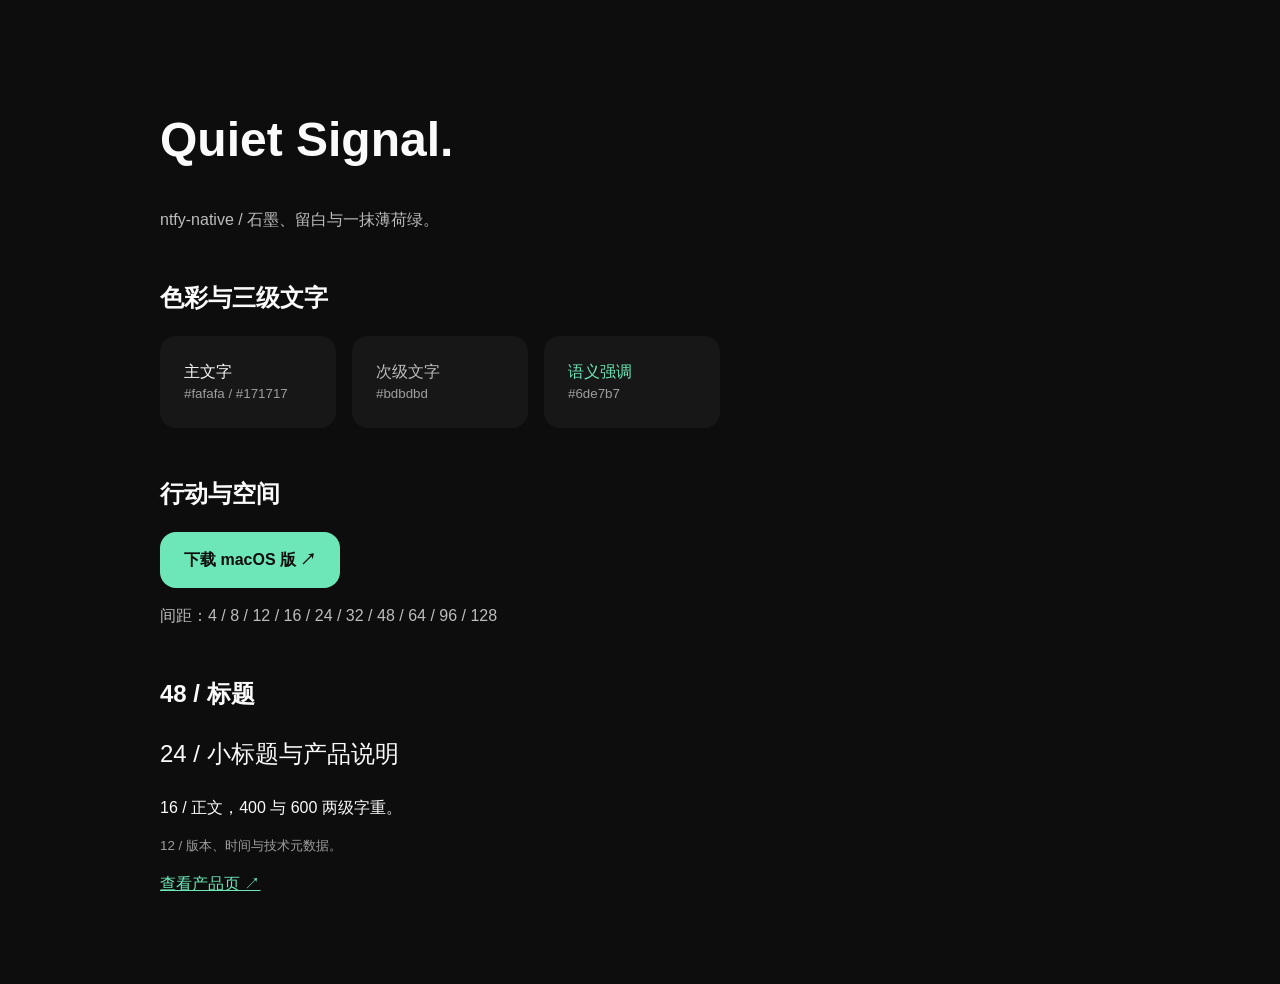
<file: site/preview.html>
<!doctype html><html lang="zh-CN"><head><meta charset="utf-8"><meta name="viewport" content="width=device-width, initial-scale=1"><title>Quiet Signal · 设计 Token 预览</title><link rel="stylesheet" href="assets/tokens.css"><style>body{background:var(--color-bg);color:var(--color-text);font:16px/1.5 var(--font-ui);max-width:960px;margin:48px auto;padding:24px}h1,h2{font-weight:600}h1{font-size:48px}h2{margin-top:48px}.swatches{display:flex;flex-wrap:wrap;gap:16px}.swatch{padding:24px;border-radius:var(--radius);min-width:128px;background:var(--color-surface)}small{display:block;color:var(--color-muted)}.secondary{color:var(--color-secondary)}.accent{color:var(--color-accent)}.button{background:var(--color-accent);color:var(--color-action-ink);padding:16px 24px;border-radius:var(--radius);display:inline-block;font-weight:600}</style></head><body><h1>Quiet Signal.</h1><p class="secondary">ntfy-native / 石墨、留白与一抹薄荷绿。</p><h2>色彩与三级文字</h2><div class="swatches"><div class="swatch">主文字<small>#fafafa / #171717</small></div><div class="swatch secondary">次级文字<small>#bdbdbd</small></div><div class="swatch accent">语义强调<small>#6de7b7</small></div></div><h2>行动与空间</h2><span class="button">下载 macOS 版 ↗</span><p class="secondary">间距：4 / 8 / 12 / 16 / 24 / 32 / 48 / 64 / 96 / 128</p><h2>48 / 标题</h2><p style="font-size:24px">24 / 小标题与产品说明</p><p>16 / 正文，400 与 600 两级字重。</p><small>12 / 版本、时间与技术元数据。</small><p><a class="accent" href="index.html">查看产品页 ↗</a></p></body></html>
</file>
<file: site/assets/tokens.css>
/*
 * ntfy-native · Quiet Signal tokens
 * Source of truth: ../design-tokens.json (generated via refactoring-ui palette algorithm).
 * Components use the semantic layer only.
 */
:root {
  /* primitive */
  --color-neutral-50: #fdfdfd;
  --color-neutral-100: #fafafa;
  --color-neutral-200: #dbdbdb;
  --color-neutral-300: #bdbdbd;
  --color-neutral-400: #9e9e9e;
  --color-neutral-500: #808080;
  --color-neutral-600: #656565;
  --color-neutral-700: #4b4b4b;
  --color-neutral-800: #313131;
  --color-neutral-900: #171717;
  --color-neutral-950: #0d0d0d;
  --color-primary-50: #f6fffe;
  --color-primary-100: #ebfffe;
  --color-primary-200: #c5fff7;
  --color-primary-300: #a0feea;
  --color-primary-400: #86f3d2;
  --color-primary-500: #6de7b7;
  --color-primary-600: #47d38d;
  --color-primary-700: #2bb562;
  --color-primary-800: #168f3a;
  --color-primary-900: #04671f;
  --color-primary-950: #003b10;

  --font-ui: -apple-system, BlinkMacSystemFont, "Segoe UI", "PingFang SC", "Hiragino Sans GB", "Microsoft YaHei", sans-serif;
  --font-mono: "SFMono-Regular", Consolas, "Liberation Mono", monospace;

  --text-micro: 10px;
  --text-code: 11px;
  --text-xs: 12px;
  --text-sm: 14px;
  --text-base: 16px;
  --text-lg: 18px;
  --text-xl: 20px;
  --text-2xl: 24px;
  --text-3xl: 30px;
  --text-4xl: 36px;
  --text-5xl: 48px;
  --text-6xl: 60px;
  --text-7xl: 72px;

  --space-1: 4px;
  --space-2: 8px;
  --space-3: 12px;
  --space-4: 16px;
  --space-6: 24px;
  --space-8: 32px;
  --space-12: 48px;
  --space-16: 64px;
  --space-24: 96px;
  --space-32: 128px;

  --weight-normal: 400;
  --weight-strong: 600;
  --leading-tight: 1;
  --leading-heading: 1.25;
  --leading-body: 1.5;
  --leading-relaxed: 2;

  --radius-small: 8px;
  --radius-base: 16px;
  --border-base: 1px;
  --border-focus: 2px;
  --opacity-subtle: 0.09;
  --opacity-glass: 0.94;

  --shadow-1: 0 1px 3px hsla(0, 0%, 0%, .2);
  --shadow-2: 0 4px 6px hsla(0, 0%, 0%, .2);
  --shadow-3: 0 5px 15px hsla(0, 0%, 0%, .2);
  --shadow-4: 0 10px 24px hsla(0, 0%, 0%, .2);
  --shadow-5: 0 15px 35px hsla(0, 0%, 0%, .2);

  /* semantic */
  --color-bg: #0d0d0d;
  --color-surface: #171717;
  --color-line: #313131;
  --color-text: #fafafa;
  --color-secondary: #bdbdbd;
  --color-muted: #9e9e9e;
  --color-accent: #6de7b7;
  --color-accent-hover: #86f3d2;
  --color-action-ink: #0d0d0d;

  --radius: var(--radius-base);
  --shadow-panel: var(--shadow-5);
}
</file>
<file: site/assets/site.css>
*{box-sizing:border-box}
html{scroll-behavior:smooth;scroll-padding-top:96px}
body{margin:0;background:var(--color-bg);color:var(--color-text);font-family:var(--font-ui);font-size:16px;line-height:1.5;-webkit-font-smoothing:antialiased}
button,a{-webkit-tap-highlight-color:transparent}
a{color:inherit;text-decoration:none}
button{font:inherit;color:inherit;cursor:pointer}
button:disabled{cursor:wait}
button,summary,a{touch-action:manipulation}
button:focus-visible,a:focus-visible,summary:focus-visible{outline:2px solid var(--color-accent);outline-offset:6px}
::selection{background:var(--color-accent);color:var(--color-bg)}
img,svg{display:block;max-width:100%}
svg{fill:none;stroke:currentColor;stroke-width:1.5;stroke-linecap:round;stroke-linejoin:round}
h1,h2,h3,p{margin:0}h1,h2,h3,strong{font-weight:600}
.wrap{width:min(1200px,calc(100% - 96px));margin-inline:auto}
.mono,.eyebrow{font-family:var(--font-mono)}
.eyebrow{font-size:12px;letter-spacing:.12em;color:var(--color-muted);line-height:1.5}
.soft{color:var(--color-secondary)}
.skip{position:fixed;left:16px;top:-96px;background:var(--color-accent);color:var(--color-bg);padding:12px 24px;z-index:10;border-radius:var(--radius)}
.skip:focus{top:16px}
.site-header{border-bottom:1px solid var(--color-line)}
.header-inner{height:96px;display:flex;align-items:center;gap:48px}
.brand{display:inline-flex;align-items:center;gap:12px;font-size:18px;letter-spacing:-.03em;font-weight:600;white-space:nowrap}
.brand img{flex-shrink:0}.brand-suffix{color:var(--color-secondary);font-weight:400}
.header-inner nav{margin-left:auto;display:flex;gap:32px;color:var(--color-secondary);font-size:14px}
.header-inner nav a,.site-footer a{transition:color .2s}.header-inner nav a:hover,.site-footer a:hover{color:var(--color-accent)}
.header-link{font-size:14px;display:flex;gap:16px;align-items:center;padding:12px 16px;border:1px solid var(--color-line);border-radius:var(--radius)}
.header-link:hover{background:var(--color-surface)}
.hero{display:grid;grid-template-columns:1.05fr 1fr;align-items:center;gap:48px;padding-top:96px;padding-bottom:96px;min-height:736px}
.hero .eyebrow{display:flex;align-items:center;gap:12px}
.status-dot{width:6px;height:6px;display:inline-block;flex-shrink:0;border-radius:50%;background:var(--color-accent);box-shadow:0 0 12px color-mix(in srgb,var(--color-accent) 25%,transparent)}
h1{font-size:clamp(48px,5.1vw,72px);line-height:1.25;letter-spacing:-.06em;margin-top:32px;white-space:nowrap}
h1>span{color:var(--color-accent)}
.hero-lead{color:var(--color-secondary);font-size:18px;line-height:2;margin-top:32px;max-width:32em}
.button{min-height:56px;display:inline-flex;align-items:center;justify-content:center;gap:16px;padding:16px 24px;border-radius:var(--radius);font-weight:600;font-size:16px;transition:background .2s,transform .2s}
.button:hover{transform:translateY(-2px)}
.primary{margin-top:32px;background:var(--color-accent);color:var(--color-action-ink)}
.primary:hover{background:var(--color-accent-hover)}
.button svg{width:20px;height:20px}
.primary>span{margin-left:24px}
.hero-meta{color:var(--color-muted);font-size:12px;margin-top:16px;font-family:var(--font-mono)}
.hero-meta>span{color:var(--color-muted);margin:0 8px}
.signal-stage{position:relative;isolation:isolate;min-width:0;min-height:544px;padding:24px 32px;display:flex;flex-direction:column;align-items:center}
.signal-stage:before{content:"";position:absolute;inset:0;z-index:-2;background:radial-gradient(ellipse at 60% 48%,color-mix(in srgb,var(--color-accent) 9%,transparent),transparent 65%)}
.stage-grid{position:absolute;inset:0;z-index:-1;background-image:radial-gradient(var(--color-line) 1px,transparent 1px);background-size:24px 24px;mask-image:linear-gradient(transparent,#000 20%,#000 80%,transparent)}
.signal-orbit{position:absolute;border:1px solid color-mix(in srgb,var(--color-accent) 9%,transparent);border-radius:50%;width:448px;height:448px;top:48px;left:calc(50% - 224px);z-index:-1}
.orbit-two{width:544px;height:544px;top:0;left:calc(50% - 272px)}
.stage-topline{width:100%;display:flex;justify-content:space-between;align-items:center;color:var(--color-muted);font-size:12px;letter-spacing:.08em;margin-bottom:32px}
.stage-corner{font-size:24px;color:var(--color-accent)}
.mac-menu{width:100%;padding:8px 16px;display:flex;justify-content:space-between;align-items:center;background:var(--color-surface);color:var(--color-secondary);font-size:12px;border-radius:8px;position:relative;margin-bottom:12px}
.mac-menu>div{display:flex;gap:24px;align-items:center}.mac-menu svg{width:20px;height:20px;color:var(--color-accent)}
.mac-menu:after{content:"";position:absolute;width:28px;height:28px;right:96px;top:4px;background:color-mix(in srgb,var(--color-accent) 10%,transparent);border-radius:8px}
.demo-panel{width:calc(100% - 24px);margin-left:24px;position:relative;background:color-mix(in srgb,var(--color-surface) 94%,transparent);backdrop-filter:blur(24px);border:1px solid var(--color-line);border-radius:var(--radius);box-shadow:var(--shadow-panel);overflow:hidden}
.demo-panel:before{content:"";position:absolute;width:48px;height:1px;background:var(--color-accent);right:64px;top:0}
.panel-heading{display:flex;align-items:center;justify-content:space-between;padding:16px 16px 8px;gap:16px}
.panel-brand{display:flex;align-items:center;gap:8px;font-size:14px}
.settings-icon{width:16px;height:16px;color:var(--color-muted)}
.connection{display:flex;align-items:center;gap:8px;padding:0 16px 16px;font-size:12px;color:var(--color-accent)}
.connection .mono{color:var(--color-muted);overflow:hidden;text-overflow:ellipsis;white-space:nowrap}
.message-list{padding:0 16px;max-height:292px;overflow-y:auto;scrollbar-width:thin;scrollbar-color:var(--color-line) transparent}
.message{padding:16px 0;border-top:1px solid var(--color-line)}
.message>div{display:flex;justify-content:space-between;align-items:baseline;gap:16px}
.message h3{font-size:14px}.message time{font-family:var(--font-mono);font-size:12px;color:var(--color-muted)}
.message p{font-size:12px;color:var(--color-secondary);margin-top:4px;line-height:1.5}
.message-tag{font-size:12px;color:var(--color-muted);display:block;margin-top:8px}
.message.new-message{animation:message-in .45s ease-out}
.panel-footer{padding:12px 16px;display:flex;justify-content:space-between;font-size:12px;color:var(--color-muted);border-top:1px solid var(--color-line)}
.demo-controls{display:flex;flex-direction:column;align-items:center;margin-top:24px;gap:8px}
.demo-send{display:flex;align-items:center;gap:8px;font-size:12px;padding:8px 16px;border:1px solid var(--color-line);border-radius:var(--radius);background:var(--color-bg);min-height:40px}
.demo-send:hover{border-color:var(--color-accent);color:var(--color-accent)}
.demo-controls p{font-size:12px;color:var(--color-muted)}
.spec-strip{padding:24px 0;display:flex;gap:32px;align-items:center;flex-wrap:wrap;border-top:1px solid var(--color-line);border-bottom:1px solid var(--color-line);color:var(--color-secondary);font-size:12px}
.spec-strip>span{display:flex;gap:12px;align-items:center}.spec-mark{font-size:18px;color:var(--color-muted)}.spec-strip .strip-end{margin-left:auto;font-size:12px;color:var(--color-muted);letter-spacing:.05em}
.section{padding-top:128px;padding-bottom:128px}
.section-heading{display:grid;grid-template-columns:1fr 1fr;gap:24px 64px;align-items:end;margin-bottom:48px}
.section-heading>.eyebrow{grid-column:1/-1}
h2{font-size:48px;line-height:1.25;letter-spacing:-.04em}
.section-heading>p:last-child,.workflow-head>p{color:var(--color-secondary);font-size:16px;line-height:2;max-width:32em}
.feature-layout{display:grid;grid-template-columns:1fr 1fr;gap:48px}
.feature-main{padding:24px 32px 32px;background:var(--color-surface);border-radius:var(--radius);display:flex;flex-direction:column;justify-content:space-between}
.mini-menu{display:flex;align-items:center;gap:24px;border-bottom:1px solid var(--color-line);padding-bottom:16px;font-size:12px;color:var(--color-muted)}
.mini-menu>span:first-child{margin-right:auto}.mini-menu .menu-symbol{color:var(--color-accent);font-family:var(--font-mono);font-size:16px}
.feature-art{height:224px;display:flex;justify-content:center;align-items:center;position:relative}
.feature-art img{width:96px;height:96px}.crosshair{position:absolute;font-family:var(--font-mono);color:var(--color-line);font-size:24px}.cross-one{left:16px;top:32px}.cross-two{right:16px;bottom:48px}.art-caption{position:absolute;bottom:16px;font-size:12px;letter-spacing:.08em;color:var(--color-muted)}
.feature-label{font-size:12px;color:var(--color-accent);letter-spacing:.08em;margin-bottom:12px}
.feature-main h3{font-size:24px;line-height:1.5;letter-spacing:-.03em}
.feature-main p:last-child{color:var(--color-secondary);font-size:14px;line-height:2;margin-top:12px;max-width:32em}
.feature-stack{display:flex;flex-direction:column;justify-content:space-between}
.feature-small{display:flex;align-items:flex-start;gap:24px;padding:24px 0;border-bottom:1px solid var(--color-line)}.feature-small:first-child{padding-top:0}.feature-small:last-child{border:0;padding-bottom:0}
.feature-icon{display:flex;justify-content:center;align-items:center;width:48px;height:48px;flex-shrink:0;background:var(--color-surface);color:var(--color-accent);font-size:24px;border-radius:var(--radius)}
.feature-small h3{font-size:18px}.feature-small p{color:var(--color-secondary);font-size:14px;line-height:2;margin-top:12px;max-width:32em}
.workflow-section{background:var(--color-surface);padding:96px 0}
.workflow-head{display:flex;align-items:flex-end;justify-content:space-between;gap:64px;margin-bottom:64px}.workflow-head h2{margin-top:24px}
.workflow-grid{display:grid;grid-template-columns:1fr 1.15fr;gap:96px;align-items:start}
.setup-steps{list-style:none;margin:0;padding:0;display:flex;flex-direction:column;gap:32px}.setup-steps>li{display:flex;gap:24px}
.step-no{font-size:12px;color:var(--color-accent);padding-top:4px}.setup-steps h3{font-size:18px}.setup-steps p{font-size:14px;line-height:2;color:var(--color-secondary);margin-top:8px;max-width:28em}
.terminal{min-width:0;background:var(--color-bg);border-radius:var(--radius);overflow:hidden}
.terminal-head{padding:16px 24px;display:flex;justify-content:space-between;align-items:center;border-bottom:1px solid var(--color-line);font-size:12px;color:var(--color-muted)}
.terminal-head button{display:flex;gap:8px;padding:8px 0 8px 12px;background:transparent;border:0;font-size:12px;color:var(--color-secondary);min-height:40px}
.terminal-head button:hover{color:var(--color-accent)}
pre{margin:0;padding:32px 24px;overflow-x:auto;font-family:var(--font-mono);font-size:12px;line-height:2.5;tab-size:2}code{font-family:inherit}
.code-comment{color:var(--color-muted)}.code-prompt,.code-string{color:var(--color-accent)}
.terminal-result{display:flex;align-items:center;gap:12px;padding:0 24px 24px;color:var(--color-secondary);font-size:12px;letter-spacing:.02em}
.terminal-note{padding:24px;border-top:1px solid var(--color-line);font-size:12px;color:var(--color-muted);line-height:2}
.copy-status{font-size:12px;color:var(--color-accent);padding:0 24px}.copy-status:not(:empty){padding-bottom:24px}
.data-section{display:grid;grid-template-columns:1fr 1fr;gap:64px;border-bottom:1px solid var(--color-line)}
.data-section h2,.faq-section h2{margin-top:24px}.data-lead{font-size:18px;line-height:2;margin-bottom:32px}.data-row{display:grid;grid-template-columns:96px 1fr;gap:24px;margin-top:24px}.data-row h3{font-size:14px}.data-row p{color:var(--color-secondary);font-size:14px;line-height:2}
.faq-section{display:grid;grid-template-columns:1fr 1fr;gap:64px}
.faq-list details{border-bottom:1px solid var(--color-line)}.faq-list details:first-child{border-top:1px solid var(--color-line)}
summary{display:flex;justify-content:space-between;gap:24px;align-items:center;list-style:none;cursor:pointer;font-size:14px;padding:24px 0;font-weight:600}
summary::-webkit-details-marker{display:none}summary>span{color:var(--color-muted);font-size:18px;font-weight:400;transition:transform .2s}
details[open] summary>span{transform:rotate(45deg)}details p{color:var(--color-secondary);font-size:14px;line-height:2;padding:0 32px 24px 0}
.download-section{display:grid;grid-template-columns:1fr auto;gap:32px 64px;padding:64px;background:var(--color-surface);border-radius:var(--radius);position:relative;overflow:hidden}
.download-section:before{content:"";position:absolute;left:0;top:0;width:96px;height:2px;background:var(--color-accent)}
.download-heading{display:flex;gap:32px;align-items:flex-start}.download-heading img{flex-shrink:0}.download-heading .eyebrow{margin-bottom:24px}.download-heading h2{font-size:36px}
.download-actions{align-self:center}.download-button{width:100%;background:var(--color-text);color:var(--color-bg);justify-content:space-between}.download-button:hover{background:var(--color-secondary)}
.download-actions p{color:var(--color-muted);font-size:12px;margin-top:12px}.release-link{font-size:12px;display:inline-block;margin-top:24px;color:var(--color-secondary)}.release-link:hover{color:var(--color-accent)}
.download-notice{grid-column:1/-1;color:var(--color-muted);font-size:12px;padding-top:24px;border-top:1px solid var(--color-line)}
.site-footer{padding-top:48px;padding-bottom:48px;display:flex;align-items:center;flex-wrap:wrap;gap:16px 32px}.site-footer .brand{font-size:14px}.site-footer p{font-size:12px;color:var(--color-muted)}.site-footer>div{display:flex;align-items:center;gap:24px;margin-left:auto;font-size:12px;color:var(--color-secondary)}.site-footer .mono{color:var(--color-muted)}
@keyframes message-in{from{opacity:0;transform:translateY(-12px)}to{opacity:1;transform:translateY(0)}}
@media(min-width:1500px){.hero{gap:64px}}
@media(max-width:1100px){.wrap{width:calc(100% - 64px)}.hero{gap:24px;padding-top:64px;padding-bottom:64px;min-height:auto}h1{font-size:48px}.hero-lead{font-size:16px}.signal-stage{padding-inline:16px}.orbit-two{width:448px;height:448px;left:calc(50% - 224px);top:48px}.orbit-one{width:384px;height:384px;left:calc(50% - 192px);top:80px}.signal-stage{overflow:hidden}.spec-strip .strip-end{display:none}.workflow-grid{gap:48px}.download-section{padding:48px;gap:32px}.download-heading{gap:24px}h2{font-size:36px}}
@media(max-width:800px){.header-inner{height:80px;gap:24px}.header-inner nav{gap:24px}.header-link{display:none}.hero{grid-template-columns:1fr;padding-top:64px;gap:48px}.hero-copy{text-align:center}.hero .eyebrow{justify-content:center}h1{font-size:60px;white-space:normal}.hero-lead{margin-inline:auto}.signal-stage{max-width:512px;width:100%;margin:auto}.hero-meta{margin-top:16px}.section{padding-top:96px;padding-bottom:96px}.spec-strip{justify-content:center;gap:24px}.section-heading{gap:24px 32px}.feature-layout{gap:32px}.feature-main{padding:24px}.feature-small{gap:16px}.feature-icon{width:40px;height:40px;font-size:18px}.feature-art{height:192px}.feature-main h3{font-size:20px}.workflow-head{gap:32px;align-items:flex-start}.workflow-head>p{font-size:14px;max-width:20em}.workflow-grid{grid-template-columns:1fr;gap:48px}.setup-steps{display:grid;grid-template-columns:repeat(3,1fr);gap:24px}.setup-steps>li{flex-direction:column;gap:12px}.setup-steps h3{font-size:16px}.terminal{max-width:none}.data-section,.faq-section{gap:48px}.data-row{grid-template-columns:1fr;gap:8px}.data-lead{font-size:16px}.download-section{grid-template-columns:1fr}.download-actions{max-width:384px;width:100%;margin-left:88px}.download-notice{margin-top:8px}.site-footer>div{margin-left:0;width:100%}}
@media(max-width:580px){html{scroll-padding-top:24px}.wrap{width:calc(100% - 40px)}.header-inner{height:80px;gap:16px}.brand{font-size:16px;gap:8px}.brand img{width:28px;height:28px}.header-inner nav{gap:16px;font-size:12px}.header-inner nav a:nth-child(2){display:none}.hero{padding-top:48px;padding-bottom:48px;gap:32px}.hero .eyebrow{font-size:10px;letter-spacing:.08em;gap:8px}h1{font-size:clamp(36px,9.4vw,48px);margin-top:24px}.hero-lead{font-size:14px;line-height:2;margin-top:24px;max-width:24em}.desktop-break{display:none}.primary{margin-top:24px}.hero-meta{font-size:10px}.hero-meta>span{margin:0 4px}.signal-stage{padding:16px 0;min-height:auto}.stage-topline{padding-inline:8px;margin-bottom:24px;font-size:10px}.mac-menu{width:calc(100% - 16px)}.demo-panel{width:calc(100% - 24px);margin-left:16px}.demo-controls{margin-top:24px}.message p{font-size:12px}.spec-strip{justify-content:flex-start;gap:12px 24px;padding:24px 0;font-size:10px}.spec-strip>span{gap:8px}.spec-mark{font-size:14px}.section{padding-top:64px;padding-bottom:64px}.section-heading{grid-template-columns:1fr;gap:24px;margin-bottom:32px}.section-heading>p:last-child{font-size:14px}.eyebrow{font-size:10px}h2{font-size:30px}.feature-layout{grid-template-columns:1fr;gap:32px}.feature-main{padding:24px}.feature-art{height:192px}.feature-stack{gap:24px}.feature-small{padding:0 0 24px}.feature-icon{width:40px;height:40px}.feature-small h3{font-size:18px}.feature-small p{margin-top:8px}.workflow-section{padding:64px 0}.workflow-head{flex-direction:column;gap:24px;margin-bottom:32px}.workflow-head>p{max-width:28em}.workflow-head h2{margin-top:24px}.setup-steps{display:flex;gap:24px}.setup-steps>li{flex-direction:row;gap:16px}.setup-steps p{max-width:30em}.terminal-head{padding:12px 16px}pre{padding:24px 16px;font-size:11px;line-height:2.5}.terminal-result{padding:0 16px 24px;font-size:10px;gap:8px;letter-spacing:0}.terminal-note{padding:16px;font-size:11px}.copy-status{padding-inline:16px}.data-section,.faq-section{grid-template-columns:1fr;gap:32px}.data-lead{font-size:16px;line-height:2;margin-bottom:24px}.data-row{grid-template-columns:64px 1fr;gap:16px}.data-row h3{font-size:12px;padding-top:2px}.data-row p{font-size:14px}.download-section{padding:32px 24px;gap:24px}.download-heading{flex-direction:column;gap:24px}.download-heading img{width:48px;height:48px}.download-heading h2{font-size:30px}.download-heading .eyebrow{margin-bottom:16px}.download-actions{margin:0;max-width:none}.download-notice{line-height:2;padding-top:24px;font-size:11px}.download-actions p{font-size:11px}.site-footer{padding-top:32px;padding-bottom:32px;gap:16px}.site-footer .brand{font-size:14px}.site-footer .brand img{width:24px;height:24px}.site-footer p{width:100%}.site-footer>div{gap:16px;flex-wrap:wrap;font-size:11px}.site-footer .mono{margin-left:auto}}
@media(prefers-reduced-motion:reduce){html{scroll-behavior:auto}*,*:before,*:after{animation:none!important;transition:none!important}.button:hover{transform:none}}
</file>
